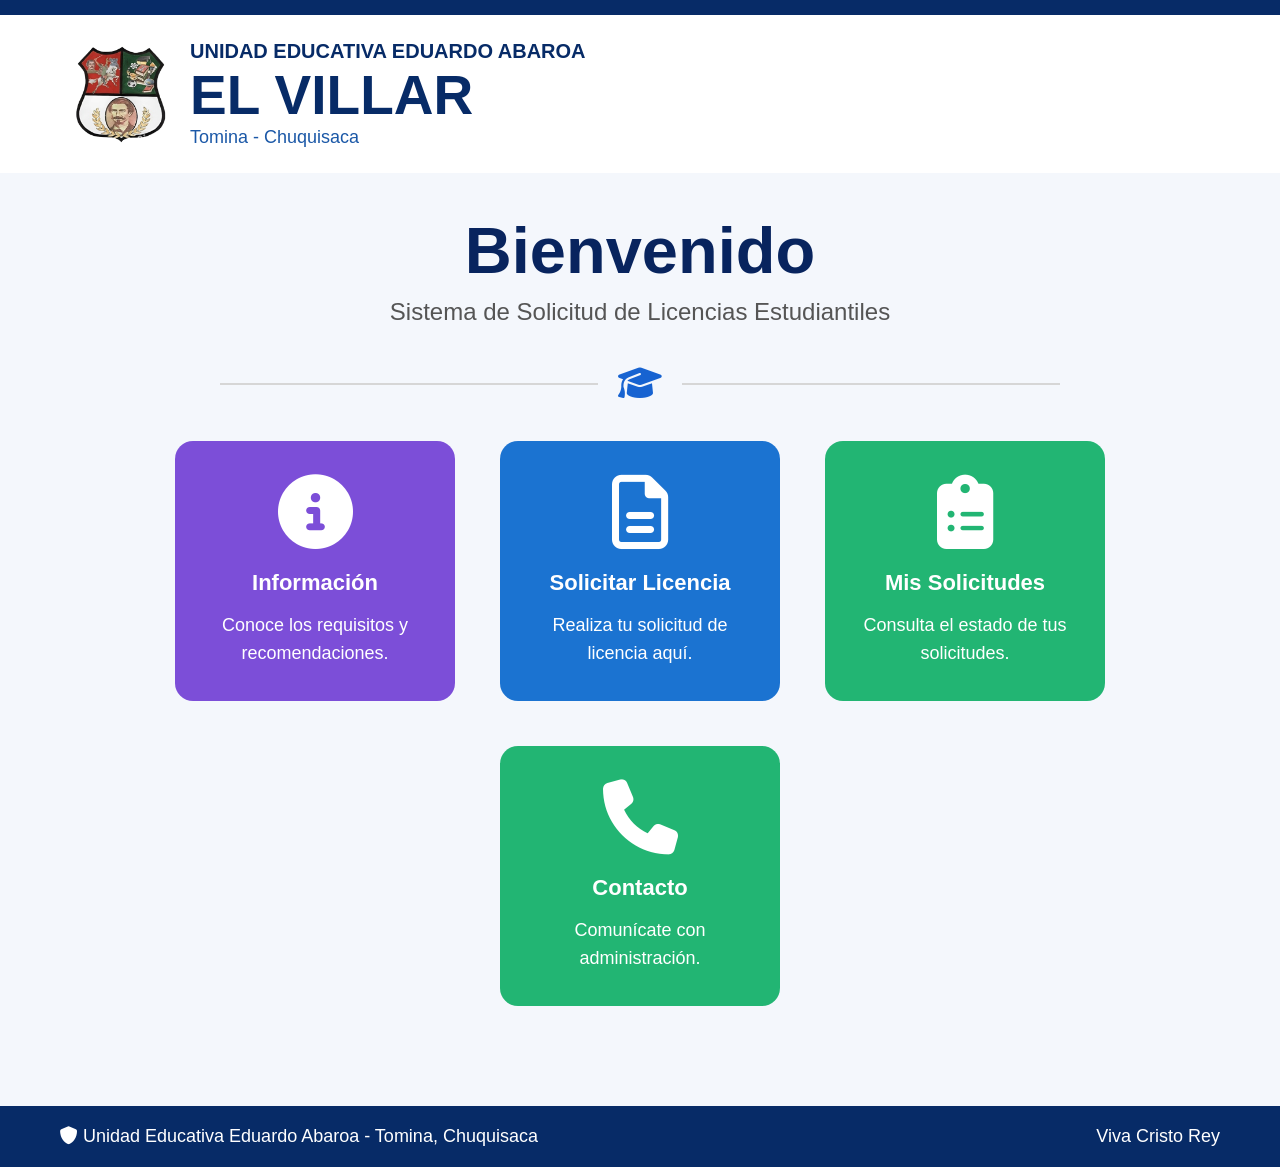
<file: index.html>
<!DOCTYPE html>
<html lang="es">
<head>
    <meta charset="UTF-8">
    <meta name="viewport" content="width=device-width, initial-scale=1.0">
    <title>Sistema de Licencias</title>

    <link rel="stylesheet"
    href="https://cdnjs.cloudflare.com/ajax/libs/font-awesome/6.6.0/css/all.min.css">

    <link rel="stylesheet" href="estilo.css">
</head>

<body>

<header>

    <div class="logo">

        <img src="img.png" alt="Logo">

        <div>
            <h3>UNIDAD EDUCATIVA EDUARDO ABAROA</h3>
            <h1>EL VILLAR</h1>
            <p>Tomina - Chuquisaca</p>
        </div>

    </div>

</header>


<section class="principal">

    <h1>Bienvenido</h1>

    <h2>Sistema de Solicitud de Licencias Estudiantiles</h2>

    <div class="linea">
        <hr>
        <i class="fa-solid fa-graduation-cap"></i>
        <hr>
    </div>

    <div class="contenedor">

        
        <a href="informacion.html" class="boton morado">

            <i class="fa-solid fa-circle-info"></i>

            <h3>Información</h3>

            <p>Conoce los requisitos y recomendaciones.</p>

        </a>

        <a href="solicitud.html" class="boton azul">

            <i class="fa-regular fa-file-lines"></i>

            <h3>Solicitar Licencia</h3>

            <p>Realiza tu solicitud de licencia aquí.</p>

        </a>


        <a href="historial.html" class="boton verde">

            <i class="fa-solid fa-clipboard-list"></i>

            <h3>Mis Solicitudes</h3>

            <p>Consulta el estado de tus solicitudes.</p>
        
        </a>

        <a href="contactos.html" class="boton naranja">

            <i class="fa-solid fa-phone"></i>

            <h3>Contacto</h3>

            <p>Comunícate con administración.</p>

        </a>

    </div>

</section>


<footer>

    <span>
        <i class="fa-solid fa-shield"></i>
        Unidad Educativa Eduardo Abaroa - Tomina, Chuquisaca
    </span>

    <span>
        Viva Cristo Rey
    </span>

</footer>

</body>
</html>
</file>
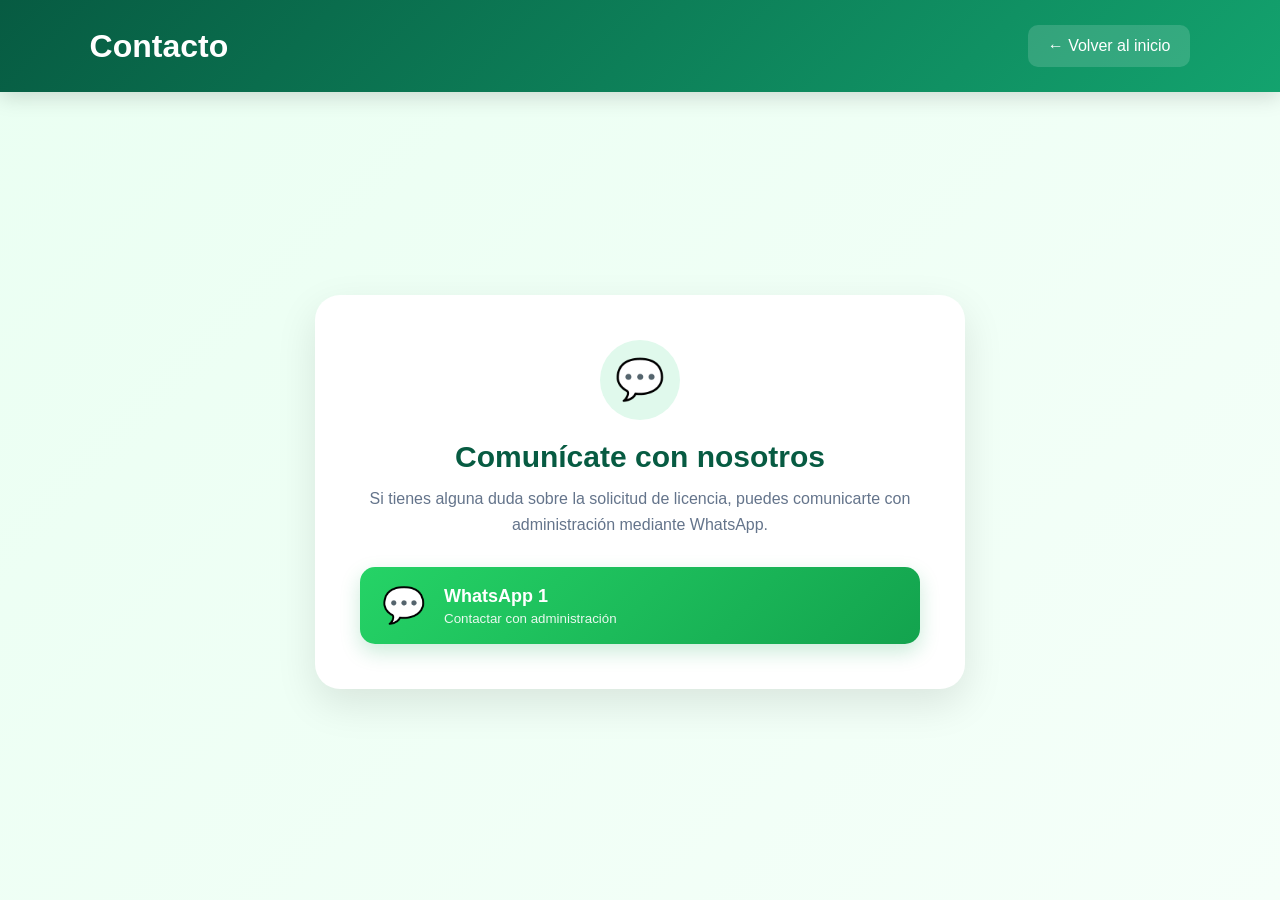
<file: contactos.html>
<!DOCTYPE html>
<html lang="es">

<head>

    <meta charset="UTF-8">

    <meta name="viewport"content="width=device-width, initial-scale=1.0">

    <title>Contacto</title>

    <link rel="stylesheet" href="contactos.css">

</head>

<body>

<header>

    <h1>Contacto</h1>

    <a href="index.html" class="volver">
        ← Volver al inicio
    </a>

</header>


<main>

    <section class="contacto">

        <div class="icono">
            💬
        </div>

        <h2>
            Comunícate con nosotros
        </h2>

        <p>
            Si tienes alguna duda sobre la solicitud
            de licencia, puedes comunicarte con
            administración mediante WhatsApp.
        </p>


        <div class="contactos">

            <a href="https://wa.me/72879841"target="_blank"class="whatsapp">

                <span>💬</span>

                <div>
                    <b>WhatsApp 1</b>
                    <small>
                        Contactar con administración
                    </small>
                </div>

            </a>

        </div>

    </section>

</main>

</body>
</html>
</file>
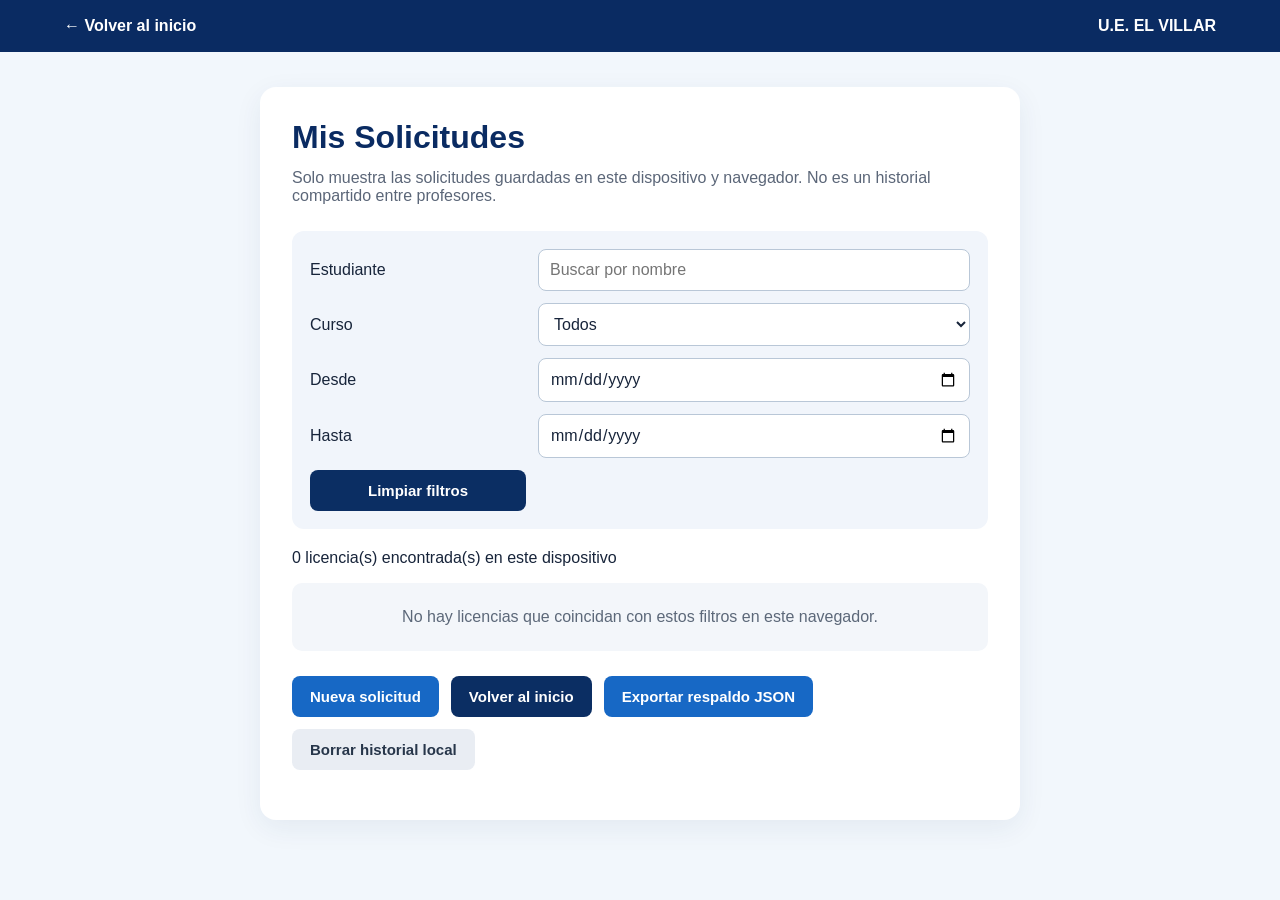
<file: historial.html>
<!DOCTYPE html>
<html lang="es">
<head>
  <meta charset="UTF-8">
  <meta name="viewport" content="width=device-width, initial-scale=1.0">
  <title>Mis Solicitudes</title>
  <link rel="stylesheet" href="solicitud.css">
  <script src="estudiantes.js" defer></script><script src="app.js" defer></script>
<style>.filtros-locales{display:grid;grid-template-columns:1fr 2fr;gap:12px;align-items:center;margin:20px 0;padding:18px;border-radius:12px;background:#f1f5fb}.filtros-locales input,.filtros-locales select{padding:11px;border:1px solid #b9c7d7;border-radius:8px;min-width:0}.solicitud{margin:15px 0}.solicitud .boton{display:inline-block;margin:10px 0}@media(max-width:580px){.filtros-locales{grid-template-columns:1fr}}</style></head>
<body>
  <header class="barra-superior"><a class="volver-inicio" href="index.html">← Volver al inicio</a><span>U.E. EL VILLAR</span></header>
  <main class="contenedor-historial">
    <h1>Mis Solicitudes</h1>
    <p class="texto-intro">Solo muestra las solicitudes guardadas en este dispositivo y navegador. No es un historial compartido entre profesores.</p>
    <section class="filtros-locales" aria-label="Buscar licencias">
      <label for="filtroNombre">Estudiante</label><input id="filtroNombre" type="text" placeholder="Buscar por nombre">
      <label for="filtroCurso">Curso</label><select id="filtroCurso"><option value="">Todos</option></select>
      <label for="filtroDesde">Desde</label><input id="filtroDesde" type="date">
      <label for="filtroHasta">Hasta</label><input id="filtroHasta" type="date">
      <button class="boton boton-volver" id="limpiarFiltros" type="button">Limpiar filtros</button>
    </section>
    <p id="contador" aria-live="polite"></p>
    <div id="listaSolicitudes"></div>
    <div class="acciones acciones-historial">
      <a href="solicitud.html" class="boton boton-enviar">Nueva solicitud</a>
      <a href="index.html" class="boton boton-volver">Volver al inicio</a>
      <button id="exportarCopia" class="boton boton-enviar" type="button">Exportar respaldo JSON</button>
      <button id="borrarHistorial" class="boton boton-limpiar" type="button">Borrar historial local</button>
    </div>
    <p id="mensajeHistorial" class="mensaje" role="status" aria-live="polite"></p>
  </main>
</body>
</html>
</file>
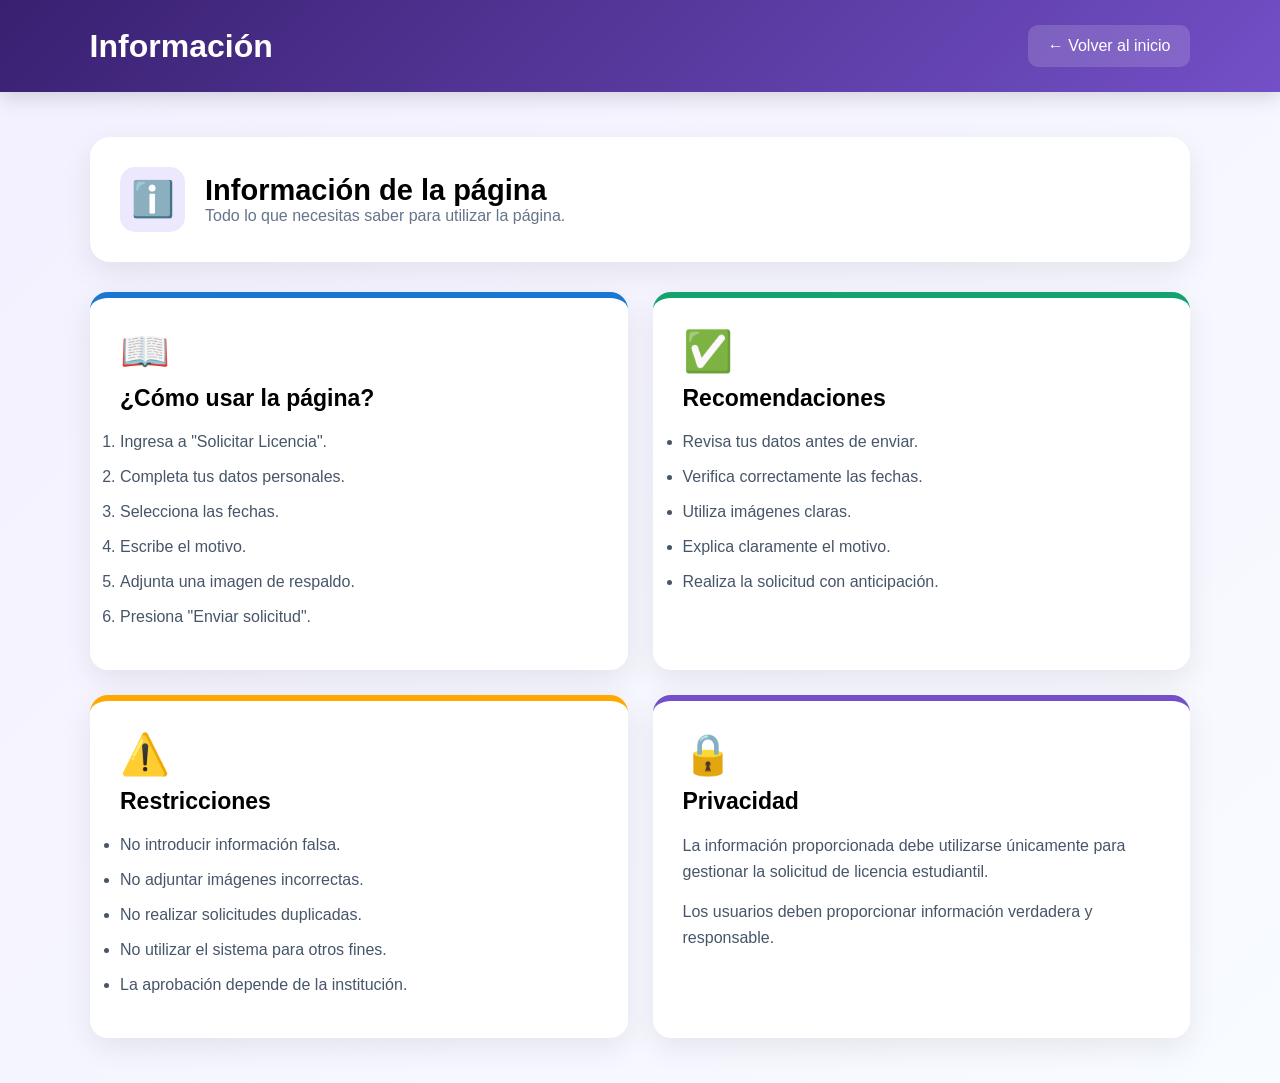
<file: informacion.html>
<!DOCTYPE html>
<html lang="es">

<head>

    <meta charset="UTF-8">

    <meta
        name="viewport"
        content="width=device-width, initial-scale=1.0"
    >

    <title>Información</title>

    <link
        rel="stylesheet"
        href="informacion.css"
    >

</head>

<body>

<header>

    <h1>Información</h1>

    <a href="index.html" class="volver">
        ← Volver al inicio
    </a>

</header>


<main>

    <section class="contenedor">

        <div class="titulo">

            <div class="icono">ℹ️</div>

            <div>

                <h2>Información de la página</h2>

                <p>
                    Todo lo que necesitas saber para
                    utilizar la página.
                </p>

            </div>

        </div>


        <div class="tarjetas">


            <article class="tarjeta azul">

                <div class="icono-tarjeta">
                    📖
                </div>

                <h3>
                    ¿Cómo usar la página?
                </h3>

                <ol>

                    <li>
                        Ingresa a "Solicitar Licencia".
                    </li>

                    <li>
                        Completa tus datos personales.
                    </li>

                    <li>
                        Selecciona las fechas.
                    </li>

                    <li>
                        Escribe el motivo.
                    </li>

                    <li>
                        Adjunta una imagen de respaldo.
                    </li>

                    <li>
                        Presiona "Enviar solicitud".
                    </li>

                </ol>

            </article>


            <article class="tarjeta verde">

                <div class="icono-tarjeta">
                    ✅
                </div>

                <h3>
                    Recomendaciones
                </h3>

                <ul>

                    <li>
                        Revisa tus datos antes de enviar.
                    </li>

                    <li>
                        Verifica correctamente las fechas.
                    </li>

                    <li>
                        Utiliza imágenes claras.
                    </li>

                    <li>
                        Explica claramente el motivo.
                    </li>

                    <li>
                        Realiza la solicitud con anticipación.
                    </li>

                </ul>

            </article>


            <article class="tarjeta naranja">

                <div class="icono-tarjeta">
                    ⚠️
                </div>

                <h3>
                    Restricciones
                </h3>

                <ul>

                    <li>
                        No introducir información falsa.
                    </li>

                    <li>
                        No adjuntar imágenes incorrectas.
                    </li>

                    <li>
                        No realizar solicitudes duplicadas.
                    </li>

                    <li>
                        No utilizar el sistema para otros fines.
                    </li>

                    <li>
                        La aprobación depende de la institución.
                    </li>

                </ul>

            </article>


            <article class="tarjeta morado">

                <div class="icono-tarjeta">
                    🔒
                </div>

                <h3>
                    Privacidad
                </h3>

                <p>
                    La información proporcionada debe utilizarse
                    únicamente para gestionar la solicitud de
                    licencia estudiantil.
                </p>

                <p>
                    Los usuarios deben proporcionar información
                    verdadera y responsable.
                </p>

            </article>


        </div>

    </section>

</main>

</body>
</html>
</file>
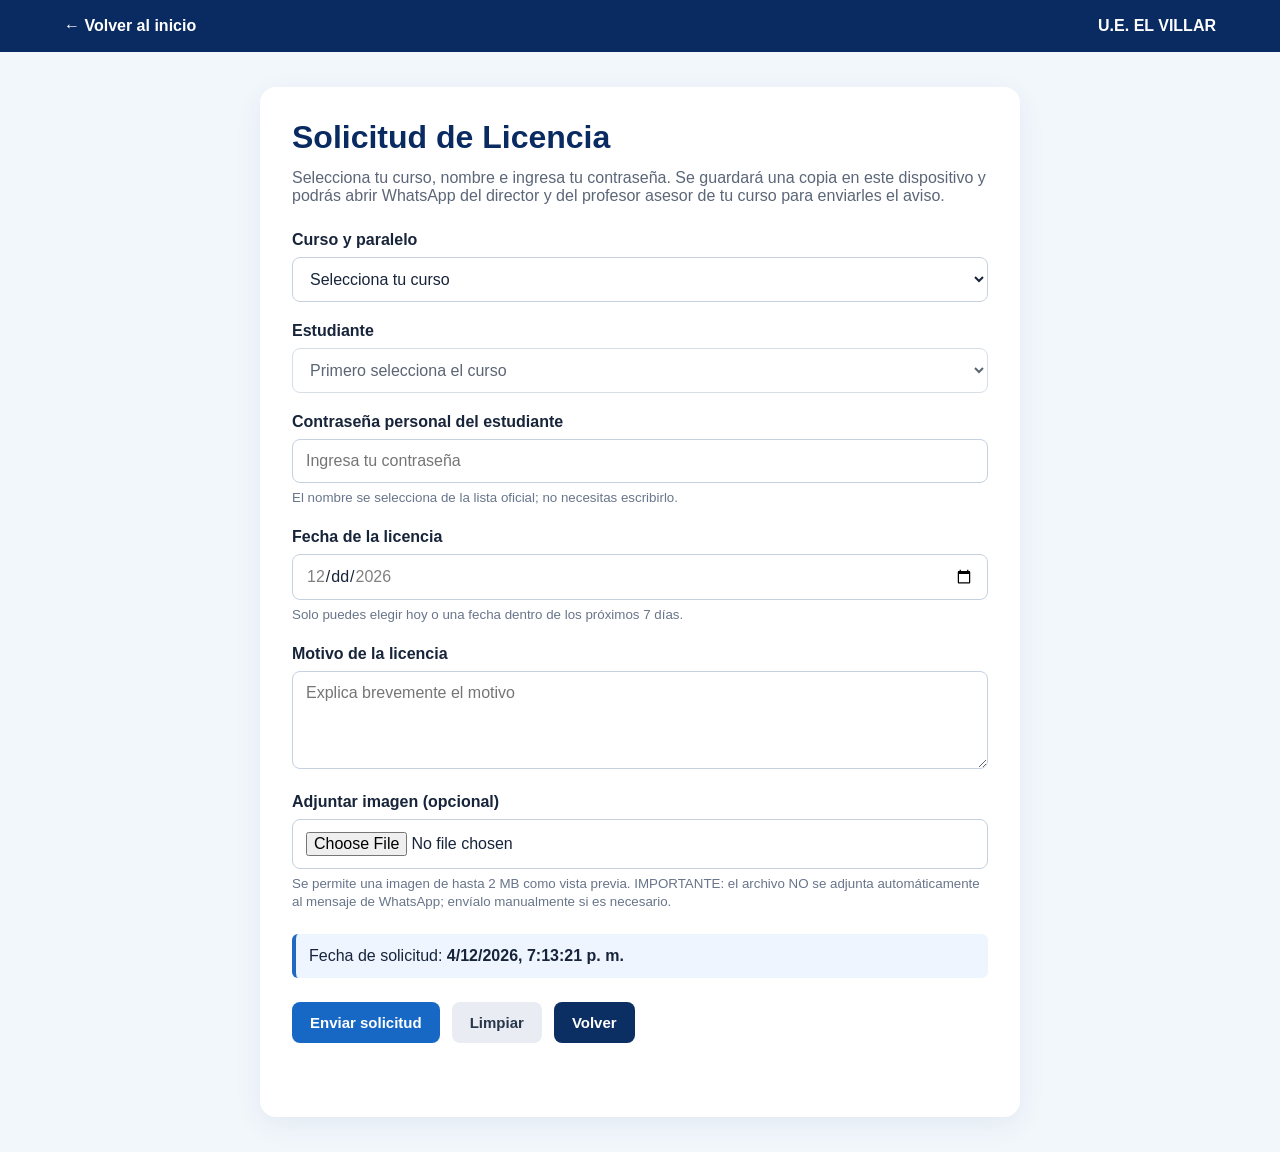
<file: solicitud.html>
<!DOCTYPE html>
<html lang="es">
<head>
  <meta charset="UTF-8">
  <meta name="viewport" content="width=device-width, initial-scale=1.0">
  <title>Solicitar Licencia</title>
  <link rel="stylesheet" href="solicitud.css">
  <script src="estudiantes.js" defer></script><script src="app.js" defer></script>
</head>
<body>
  <header class="barra-superior"><a class="volver-inicio" href="index.html">← Volver al inicio</a><span>U.E. EL VILLAR</span></header>
  <main class="contenedor-formulario">
    <h1>Solicitud de Licencia</h1>
    <p class="texto-intro">Selecciona tu curso, nombre e ingresa tu contraseña. Se guardará una copia en este dispositivo y podrás abrir WhatsApp del director y del profesor asesor de tu curso para enviarles el aviso.</p>
    <form id="formularioLicencia">
      <div class="campo"><label for="curso">Curso y paralelo</label><select id="curso" required><option value="">Selecciona tu curso</option></select></div>
      <div class="campo"><label for="estudiante">Estudiante</label><select id="estudiante" required disabled><option value="">Primero selecciona el curso</option></select></div>
      <div class="campo"><label for="claveAlumno">Contraseña personal del estudiante</label><input id="claveAlumno" type="password" required autocomplete="off" placeholder="Ingresa tu contraseña"><small>El nombre se selecciona de la lista oficial; no necesitas escribirlo.</small></div>
      <div class="campo">
        <label for="fechaLicencia">Fecha de la licencia</label>
        <input type="date" id="fechaLicencia" name="fechaLicencia" required>
        <small>Solo puedes elegir hoy o una fecha dentro de los próximos 7 días.</small>
      </div>
      <div class="campo">
        <label for="motivo">Motivo de la licencia</label>
        <textarea id="motivo" name="motivo" rows="4" maxlength="1000" required placeholder="Explica brevemente el motivo"></textarea>
      </div>
      <div class="campo">
        <label for="imagen">Adjuntar imagen (opcional)</label>
        <input type="file" id="imagen" name="imagen" accept="image/*">
        <small>Se permite una imagen de hasta 2 MB como vista previa. IMPORTANTE: el archivo NO se adjunta automáticamente al mensaje de WhatsApp; envíalo manualmente si es necesario.</small>
        <div id="vistaPrevia" class="vista-previa" hidden></div>
      </div>
      <div class="dato-automatico">Fecha de solicitud: <strong id="fechaRegistro">Se registrará automáticamente</strong></div>
      <div class="acciones">
        <button type="submit" class="boton boton-enviar">Enviar solicitud</button>
        <button type="reset" class="boton boton-limpiar">Limpiar</button>
        <a href="index.html" class="boton boton-volver">Volver</a>
      </div>
      <div id="abrirWhatsApp" class="acciones" hidden></div>
      <p id="mensaje" class="mensaje" role="status" aria-live="polite"></p>
    </form>
  </main>
</body>
</html>
</file>
<file: estilo.css>
*{
    margin:0;
    padding:0;
    box-sizing:border-box;
    font-family:Arial, Helvetica, sans-serif;
}

body{

    background:#f4f7fc;
}

header{

    background:white;
    border-top:15px solid #072b67;
    padding:25px 70px;
}

.logo{

    display:flex;
    align-items:center;
    gap:20px;
}

.logo img{

    width:100px;
}

.logo h3{

    color:#072b67;
    font-size:20px;
}

.logo h1{

    color:#072b67;
    font-size:55px;
}

.logo p{

    color:#1b58a7;
    font-size:18px;
}

.principal{

    text-align:center;
    padding:40px;
}

.principal h1{

    font-size:65px;
    color:#08245e;
}

.principal h2{

    color:#555;
    margin-top:10px;
    font-weight:normal;
}

.linea{

    display:flex;
    align-items:center;
    justify-content:center;
    gap:20px;
    margin:40px auto;
    width:70%;
}

.linea hr{

    flex:1;
    border:none;
    height:2px;
    background:#d6d6d6;
}

.linea i{

    color:#1763d1;
    font-size:35px;
}

.contenedor{

    display:flex;
    justify-content:center;
    gap:45px;
    flex-wrap:wrap;
}

.boton{

    width:280px;
    height:260px;

    border-radius:18px;

    color:white;
    text-decoration:none;

    display:flex;
    flex-direction:column;
    justify-content:center;
    align-items:center;

    transition:.3s;
}

.boton:hover{

    transform:translateY(-8px);
    box-shadow:0px 12px 25px rgba(0,0,0,.25);
}

.boton i{

    font-size:75px;
    margin-bottom:20px;
}

.boton h3{

    font-size:22px;
    margin-bottom:15px;
}

.boton p{

    width:80%;
    font-size:18px;
    line-height:28px;
}

.azul{

    background:#1b73d1;
}

.verde{

    background:#22b573;
}

.morado{

    background:#7c4ed8;
}

.naranja{

    background:#22b573;
}

footer{

    margin-top:60px;

    background:#072b67;

    color:white;

    display:flex;

    justify-content:space-between;

    padding:20px 60px;

    font-size:18px;
}

@media(max-width:1100px){

.contenedor{

flex-direction:column;
align-items:center;

}

footer{

flex-direction:column;
text-align:center;
gap:10px;

}

}
</file>
<file: contactos.css>
* {
    margin: 0;
    padding: 0;
    box-sizing: border-box;
}

body {

    font-family: Arial, sans-serif;

    min-height: 100vh;

    background:
        linear-gradient(
            135deg,
            #eafff2,
            #f5fff9
        );

    color: #1e293b;
}


/* ENCABEZADO */

header {

    background:
        linear-gradient(
            135deg,
            #075b42,
            #13a36e
        );

    color: white;

    padding: 25px 7%;

    display: flex;

    justify-content: space-between;

    align-items: center;

    box-shadow:
        0 5px 20px rgba(0,0,0,0.15);
}

header h1 {

    font-size: 32px;
}

.volver {

    color: white;

    text-decoration: none;

    background:
        rgba(255,255,255,0.15);

    padding: 12px 20px;

    border-radius: 10px;

    transition: 0.3s;
}

.volver:hover {

    background: white;

    color: #075b42;
}


/* CONTENIDO */

main {

    min-height:
        calc(100vh - 100px);

    display: flex;

    justify-content: center;

    align-items: center;

    padding: 40px 20px;
}


/* TARJETA */

.contacto {

    width: 100%;

    max-width: 650px;

    background: white;

    padding: 45px;

    border-radius: 25px;

    text-align: center;

    box-shadow:
        0 15px 40px
        rgba(0,0,0,0.10);
}


/* ICONO */

.icono {

    width: 80px;

    height: 80px;

    background: #e0f9ec;

    border-radius: 50%;

    display: flex;

    justify-content: center;

    align-items: center;

    font-size: 40px;

    margin: auto;

    margin-bottom: 20px;
}


/* TITULO */

.contacto h2 {

    color: #075b42;

    font-size: 30px;

    margin-bottom: 12px;
}

.contacto > p {

    color: #64748b;

    line-height: 1.6;

    margin-bottom: 30px;
}


/* CONTACTOS */

.contactos {

    display: flex;

    flex-direction: column;

    gap: 15px;
}


/* WHATSAPP */

.whatsapp {

    display: flex;

    align-items: center;

    gap: 18px;

    padding: 18px 22px;

    border-radius: 15px;

    background:
        linear-gradient(
            135deg,
            #25d366,
            #13a34e
        );

    color: white;

    text-decoration: none;

    text-align: left;

    box-shadow:
        0 8px 20px
        rgba(20,170,85,0.22);

    transition: 0.3s;
}

.whatsapp:hover {

    transform: translateY(-4px);

    box-shadow:
        0 13px 28px
        rgba(20,170,85,0.32);
}

.whatsapp span {

    font-size: 35px;
}

.whatsapp b {

    display: block;

    font-size: 18px;
}

.whatsapp small {

    display: block;

    margin-top: 4px;

    opacity: 0.9;
}


/* BOTÓN INICIO */

.inicio {

    display: block;

    margin-top: 25px;

    padding: 14px;

    border-radius: 11px;

    background: #edf2f7;

    color: #334155;

    text-decoration: none;

    font-weight: bold;

    transition: 0.3s;
}

.inicio:hover {

    background: #dce7e1;

    color: #075b42;
}


/* CELULAR */

@media(max-width: 600px) {

    header {

        flex-direction: column;

        align-items: flex-start;

        gap: 15px;
    }

    .contacto {

        padding: 30px 22px;
    }

    .contacto h2 {

        font-size: 25px;
    }

}
</file>
<file: solicitud.css>
*{box-sizing:border-box}
:root{--azul:#0a2b62;--azul-claro:#2168c5;--fondo:#f2f7fc;--texto:#17243a}
body{margin:0;font-family:Arial,Helvetica,sans-serif;background:var(--fondo);color:var(--texto)}
.encabezado{background:#fff;border-bottom:3px solid #d9e4ef;padding:22px 5%}
.marca{display:flex;align-items:center;gap:18px;color:var(--azul)}
.escudo{width:76px;height:88px;border:4px solid var(--azul);border-radius:18px 18px 28px 28px;display:grid;place-items:center;font-weight:bold}
.marca span{font-size:15px;letter-spacing:1px}.marca h1{font-size:32px;margin:2px 0}.marca p{margin:0;color:#2360a5}
.inicio{text-align:center;padding:42px 5% 65px}
.inicio>h2{font-size:48px;color:var(--azul);margin:0 0 8px}.subtitulo{font-size:22px;color:#596579;margin:0}
.separador{margin:28px auto;color:#2168c5;font-size:28px;max-width:700px;border-bottom:1px solid #cbd7e4;line-height:0.1em}
.tarjetas{display:grid;grid-template-columns:repeat(4,minmax(0,1fr));gap:22px;max-width:1200px;margin:55px auto 0}
.tarjeta{min-height:250px;padding:25px 18px;border-radius:17px;color:white;text-decoration:none;display:flex;flex-direction:column;align-items:center;justify-content:center;box-shadow:0 5px 12px #001b4017;transition:transform .2s}
.tarjeta:hover{transform:translateY(-4px)}.azul{background:#2168c5}.verde{background:#1b9d70}.morado{background:#7548b7}.naranja{background:#f3a000}
.icono{font-size:48px;font-weight:bold}.tarjeta h3{font-size:23px;margin:18px 0 10px}.tarjeta p{font-size:17px;line-height:1.45;margin:0}
footer{background:#092b62;color:white;text-align:center;padding:22px}
.barra-superior{background:var(--azul);color:white;padding:17px 5%;display:flex;justify-content:space-between;align-items:center;font-weight:bold}
.volver-inicio{color:white;text-decoration:none}.volver-inicio:hover{text-decoration:underline}
.contenedor-formulario,.contenedor-historial{max-width:760px;margin:35px auto;padding:32px;background:white;border-radius:16px;box-shadow:0 8px 28px #17365d12}
h1{color:var(--azul);margin-top:0}.texto-intro{color:#5b6678;margin-top:-8px;margin-bottom:26px}
.campo{margin-bottom:20px}.campo label{display:block;font-weight:bold;margin-bottom:8px}
input,select,textarea{width:100%;padding:12px 13px;border:1px solid #c6d1df;border-radius:8px;font:inherit;background:#fff;color:#17243a}
input:focus,select:focus,textarea:focus{outline:2px solid #83b8ff;border-color:#2168c5}
textarea{resize:vertical}small{display:block;color:#68758a;margin-top:6px;line-height:1.4}
.dato-automatico{background:#eef5ff;border-left:4px solid #2168c5;padding:13px;border-radius:6px;margin:22px 0}
.acciones{display:flex;gap:12px;flex-wrap:wrap;margin-top:24px}.boton{border:0;border-radius:8px;padding:12px 18px;font-size:15px;font-weight:bold;cursor:pointer;text-decoration:none;text-align:center;display:inline-block}
.boton-enviar{background:#1768c5;color:#fff}.boton-limpiar{background:#e9edf3;color:#27364a}.boton-volver{background:#0b2e63;color:#fff}.boton:hover{filter:brightness(.95)}
.mensaje{font-weight:bold;margin-top:18px}.mensaje.error{color:#b42318}.mensaje.exito{color:#087443}
.vista-previa img{display:block;max-width:180px;max-height:180px;object-fit:contain;margin-top:10px;border-radius:8px}
.solicitud{border:1px solid #d8e1ec;border-radius:12px;padding:18px;margin:16px 0;background:#fff}
.solicitud h2{font-size:19px;color:var(--azul);margin:0 0 12px}.solicitud p{margin:7px 0;overflow-wrap:anywhere}
.estado{display:inline-block;background:#fff0c2;color:#805800;border-radius:20px;padding:5px 10px;font-size:13px;font-weight:bold}
.imagen-adjunta{max-width:220px;max-height:220px;display:block;margin-top:10px;border-radius:8px}
.vacio{padding:25px;text-align:center;background:#f3f6fa;border-radius:10px;color:#5c6879}
.acciones-historial{margin-top:25px}
@media(max-width:900px){.tarjetas{grid-template-columns:repeat(2,minmax(0,1fr))}}
@media(max-width:560px){.inicio>h2{font-size:36px}.subtitulo{font-size:18px}.tarjetas{grid-template-columns:1fr;max-width:330px}.contenedor-formulario,.contenedor-historial{margin:18px 12px;padding:22px}.barra-superior{gap:12px;font-size:13px}.marca h1{font-size:25px}.acciones .boton{width:100%}}
</file>
<file: informacion.css>
* {
    margin: 0;
    padding: 0;
    box-sizing: border-box;
}

body {

    font-family: Arial, sans-serif;

    background:
        linear-gradient(
            135deg,
            #f3f0ff,
            #f8fbff
        );

    min-height: 100vh;

    color: #1e293b;
}


/* ENCABEZADO */

header {

    background:
        linear-gradient(
            135deg,
            #392070,
            #7350c7
        );

    color: white;

    padding: 25px 7%;

    display: flex;

    justify-content: space-between;

    align-items: center;

    box-shadow:
        0 5px 20px rgba(0,0,0,0.15);
}

header h1 {

    font-size: 32px;
}

.volver {

    color: white;

    text-decoration: none;

    padding: 12px 20px;

    border-radius: 10px;

    background:
        rgba(255,255,255,0.15);

    transition: 0.3s;
}

.volver:hover {

    background: white;

    color: #392070;
}


/* CONTENEDOR */

main {

    padding: 45px 20px;
}

.contenedor {

    max-width: 1100px;

    margin: auto;
}


/* TITULO */

.titulo {

    display: flex;

    align-items: center;

    gap: 20px;

    background: white;

    padding: 30px;

    border-radius: 20px;

    margin-bottom: 30px;

    box-shadow:
        0 10px 30px rgba(0,0,0,0.08);
}

.icono {

    width: 65px;

    height: 65px;

    border-radius: 15px;

    display: flex;

    align-items: center;

    justify-content: center;

    background: #eee8ff;

    font-size: 35px;
}

.titulo h2 {

    color: #000000;

    font-size: 29px;
}

.titulo p {

    color: #64748b;
}

.tarjetas {

    display: grid;

    grid-template-columns:
        1fr 1fr;

    gap: 25px;
}

.tarjeta {

    background: white;

    padding: 30px;

    border-radius: 18px;

    box-shadow:
        0 10px 30px
        rgba(0,0,0,0.08);

    border-top: 6px solid;

    transition: 0.3s;
}

.tarjeta:hover {

    transform: translateY(-5px);

    box-shadow:
        0 15px 35px
        rgba(0,0,0,0.12);
}

.tarjeta h3 {

    font-size: 23px;

    margin: 10px 0 18px;
}

.tarjeta li {

    margin: 11px 0;

    color: #475569;

    line-height: 1.5;
}

.tarjeta p {

    color: #475569;

    margin-top: 15px;

    line-height: 1.6;
}

.azul {

    border-color: #1976d2;
}

.azul h3 {

    color: #000000;
}

.verde {

    border-color: #13a36e;
}

.verde h3 {

    color: #000000;
}

.naranja {

    border-color: #ffa900;
}

.naranja h3 {

    color: #000000;
}

.morado {

    border-color: #7350c7;
}

.morado h3 {

    color: #000000;
}

.icono-tarjeta {

    font-size: 40px;
}

@media(max-width: 700px) {

    header {

        flex-direction: column;

        align-items: flex-start;

        gap: 15px;
    }

    .tarjetas {

        grid-template-columns: 1fr;
    }

    .titulo {

        padding: 22px;
    }

}
</file>
